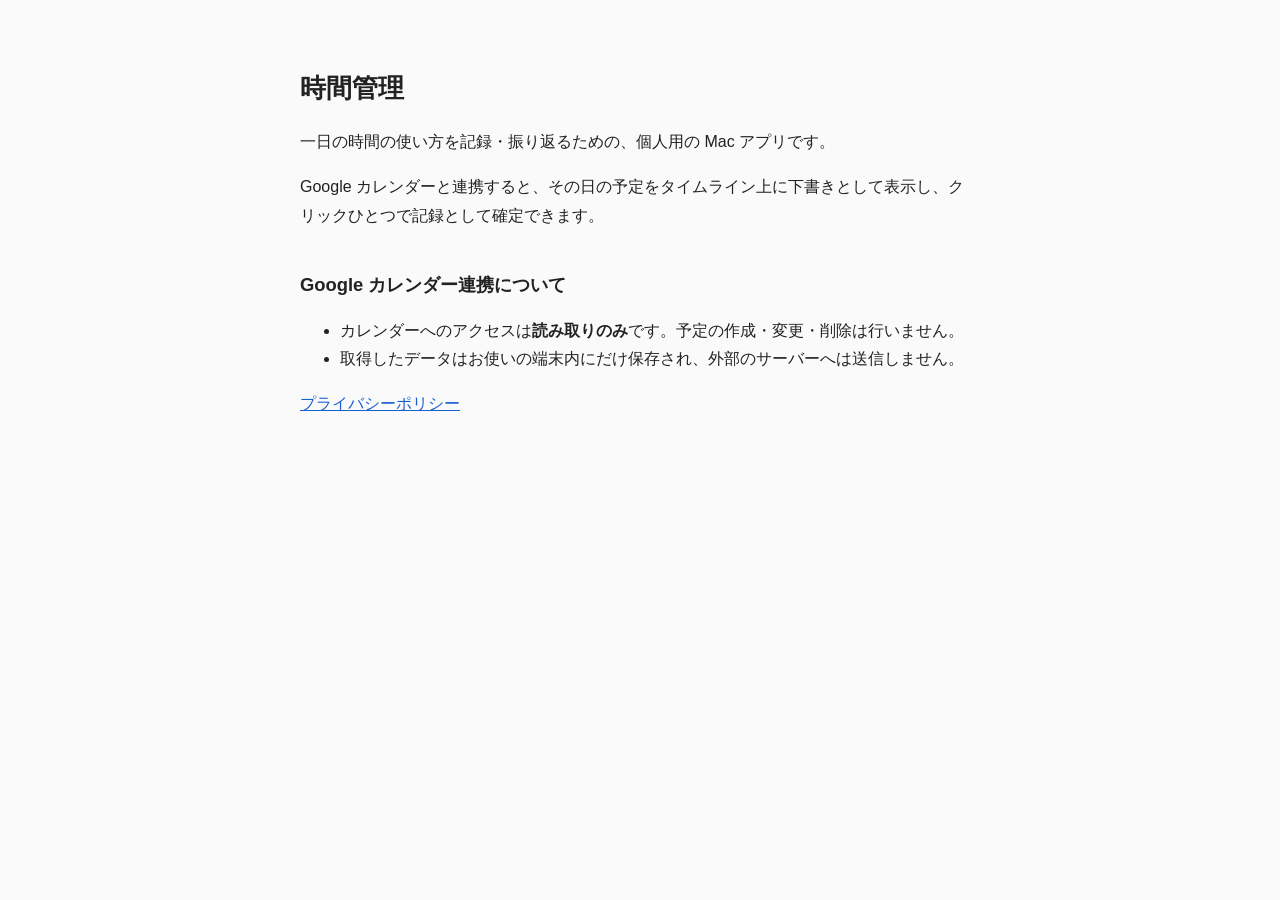
<file: index.html>
<!doctype html>
<html lang="ja">
<head>
<meta charset="utf-8">
<meta name="viewport" content="width=device-width, initial-scale=1">
<title>時間管理</title>
<link rel="stylesheet" href="style.css">
</head>
<body>
<main>
<h1>時間管理</h1>
<p>一日の時間の使い方を記録・振り返るための、個人用の Mac アプリです。</p>
<p>Google カレンダーと連携すると、その日の予定をタイムライン上に下書きとして表示し、クリックひとつで記録として確定できます。</p>
<h2>Google カレンダー連携について</h2>
<ul>
<li>カレンダーへのアクセスは<strong>読み取りのみ</strong>です。予定の作成・変更・削除は行いません。</li>
<li>取得したデータはお使いの端末内にだけ保存され、外部のサーバーへは送信しません。</li>
</ul>
<p><a href="privacy.html">プライバシーポリシー</a></p>
</main>
</body>
</html>
</file>
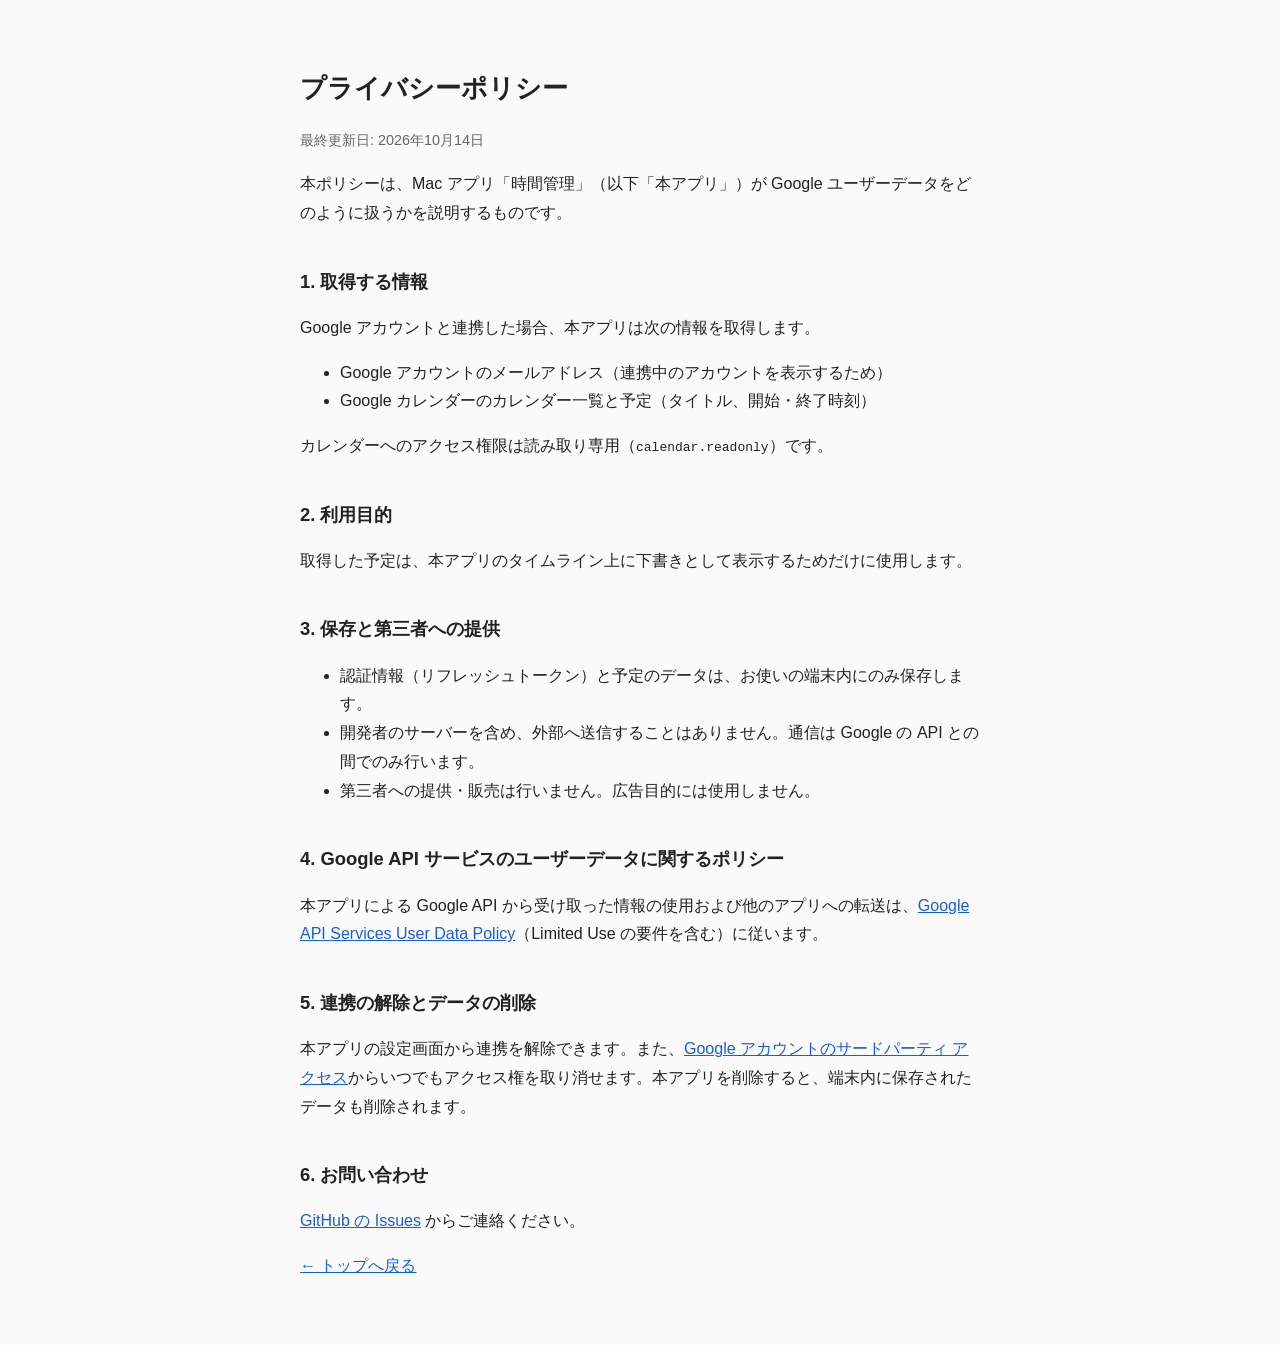
<file: privacy.html>
<!doctype html>
<html lang="ja">
<head>
<meta charset="utf-8">
<meta name="viewport" content="width=device-width, initial-scale=1">
<title>プライバシーポリシー</title>
<link rel="stylesheet" href="style.css">
</head>
<body>
<main>
<h1>プライバシーポリシー</h1>
<p class="muted">最終更新日: 2026年10月14日</p>
<p>本ポリシーは、Mac アプリ「時間管理」（以下「本アプリ」）が Google ユーザーデータをどのように扱うかを説明するものです。</p>

<h2>1. 取得する情報</h2>
<p>Google アカウントと連携した場合、本アプリは次の情報を取得します。</p>
<ul>
<li>Google アカウントのメールアドレス（連携中のアカウントを表示するため）</li>
<li>Google カレンダーのカレンダー一覧と予定（タイトル、開始・終了時刻）</li>
</ul>
<p>カレンダーへのアクセス権限は読み取り専用（<code>calendar.readonly</code>）です。</p>

<h2>2. 利用目的</h2>
<p>取得した予定は、本アプリのタイムライン上に下書きとして表示するためだけに使用します。</p>

<h2>3. 保存と第三者への提供</h2>
<ul>
<li>認証情報（リフレッシュトークン）と予定のデータは、お使いの端末内にのみ保存します。</li>
<li>開発者のサーバーを含め、外部へ送信することはありません。通信は Google の API との間でのみ行います。</li>
<li>第三者への提供・販売は行いません。広告目的には使用しません。</li>
</ul>

<h2>4. Google API サービスのユーザーデータに関するポリシー</h2>
<p>本アプリによる Google API から受け取った情報の使用および他のアプリへの転送は、<a href="https://developers.google.com/terms/api-services-user-data-policy">Google API Services User Data Policy</a>（Limited Use の要件を含む）に従います。</p>

<h2>5. 連携の解除とデータの削除</h2>
<p>本アプリの設定画面から連携を解除できます。また、<a href="https://myaccount.google.com/permissions">Google アカウントのサードパーティ アクセス</a>からいつでもアクセス権を取り消せます。本アプリを削除すると、端末内に保存されたデータも削除されます。</p>

<h2>6. お問い合わせ</h2>
<p><a href="https://github.com/ryo1699/jikan-kanri-app/issues">GitHub の Issues</a> からご連絡ください。</p>

<p><a href="index.html">← トップへ戻る</a></p>
</main>
</body>
</html>
</file>
<file: style.css>
:root { --bg:#fafafa; --fg:#222; --muted:#666; --link:#1a5fd0; }
@media (prefers-color-scheme: dark) { :root { --bg:#161616; --fg:#e8e8e8; --muted:#9a9a9a; --link:#7aa7ff; } }
body { background:var(--bg); color:var(--fg); font-family:-apple-system,"Hiragino Sans",sans-serif; line-height:1.8; margin:0; }
main { max-width:680px; margin:0 auto; padding:48px 16px; }
h1 { font-size:1.6rem; } h2 { font-size:1.15rem; margin-top:2em; }
a { color:var(--link); } .muted { color:var(--muted); font-size:.9rem; }
</file>
